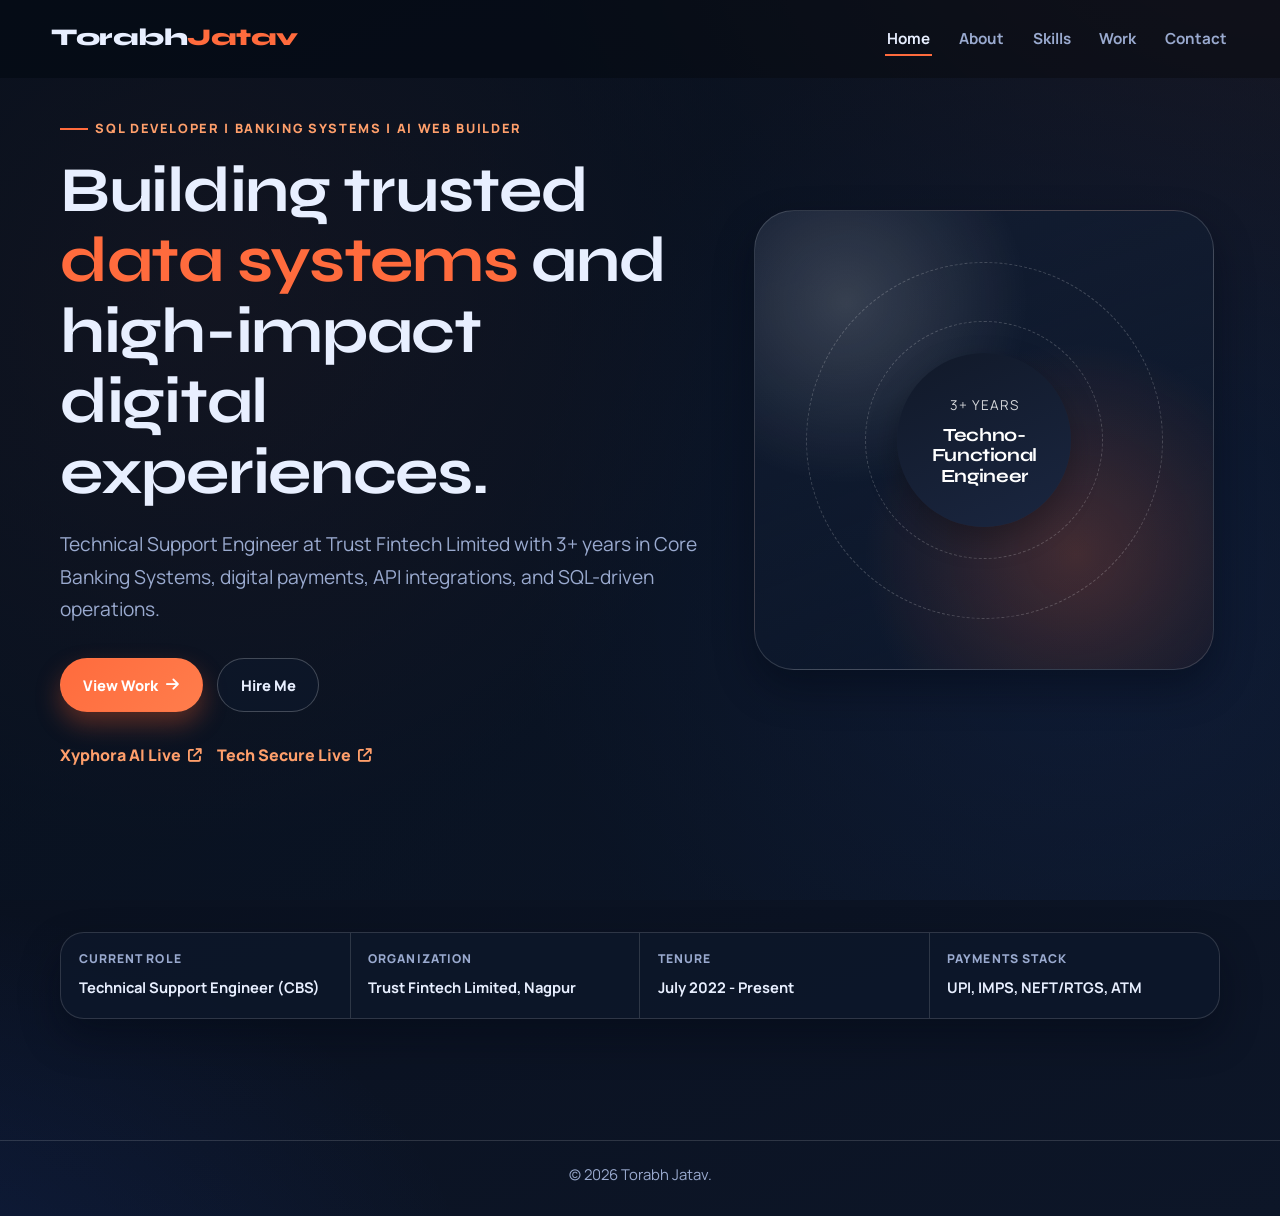
<file: index.html>
<!DOCTYPE html>
<html lang="en">

<head>
    <meta charset="UTF-8">
    <meta name="viewport" content="width=device-width, initial-scale=1.0">
    <meta name="description" content="Torabh Jatav portfolio: SQL engineering, core banking systems, and AI-powered web development.">
    <title>Torabh Jatav | Portfolio</title>
    <link rel="icon" type="image/x-icon" href="favicon.ico?v=2">
    <link rel="icon" type="image/png" sizes="32x32" href="favicon.png?v=2">
    <link rel="icon" type="image/svg+xml" href="favicon.svg?v=2">
    <link rel="shortcut icon" href="favicon.ico?v=2">
    <link rel="preconnect" href="https://fonts.googleapis.com">
    <link rel="preconnect" href="https://fonts.gstatic.com" crossorigin>
    <link href="https://fonts.googleapis.com/css2?family=Manrope:wght@400;500;600;700;800&family=Syne:wght@600;700;800&display=swap" rel="stylesheet">
    <link rel="stylesheet" href="https://cdnjs.cloudflare.com/ajax/libs/font-awesome/6.4.0/css/all.min.css">
    <link rel="stylesheet" href="style.css">
</head>

<body class="page page-home">
    <div class="page-glow glow-1"></div>
    <div class="page-glow glow-2"></div>
        <div class="page-grain"></div>
    <div id="preloader" class="preloader" aria-hidden="true">
        <div class="spinner">
            <div></div>
            <div></div>
            <div></div>
            <div></div>
            <div></div>
            <div></div>
        </div>
        <div class="text">
            <p>On your way...</p>
        </div>
    </div>
    <div id="cursor-dot" class="cursor-dot" aria-hidden="true"></div>
    <div id="cursor-ring" class="cursor-ring" aria-hidden="true"></div>

    <nav class="navbar" id="navbar">
        <div class="nav-container">
            <a href="index.html" class="logo">Torabh<span>Jatav</span></a>
            <button class="hamburger" type="button" aria-label="Toggle menu" aria-expanded="false" aria-controls="nav-links">
                <i class="fas fa-bars" aria-hidden="true"></i>
            </button>
            <ul class="nav-links" id="nav-links">
                <li><a href="index.html">Home</a></li>
                <li><a href="about.html">About</a></li>
                <li><a href="skills.html">Skills</a></li>
                <li><a href="projects.html">Work</a></li>
                <li><a href="contact.html">Contact</a></li>
            </ul>
        </div>
    </nav>

    <main>
        <section class="hero section" id="home">
            <div class="hero-backdrop"></div>
            <div class="container hero-grid">
                <div class="hero-copy">
                    <p class="eyebrow fade-up">SQL Developer | Banking Systems | AI Web Builder</p>
                    <h1 class="fade-up stagger-1">
                        Building trusted <span class="type-text">data systems</span> and high-impact digital experiences.
                    </h1>
                    <p class="lead fade-up stagger-2">
                        Technical Support Engineer at Trust Fintech Limited with 3+ years in Core Banking Systems,
                        digital payments, API integrations, and SQL-driven operations.
                    </p>
                    <div class="hero-actions fade-up stagger-3">
                        <a href="projects.html" class="btn btn-primary">View Work <i class="fas fa-arrow-right"></i></a>
                        <a href="contact.html" class="btn btn-ghost">Hire Me</a>
                    </div>
                    <div class="home-live-links fade-up stagger-3">
                        <a href="https://xyphora-ai.vercel.app/#home" target="_blank" rel="noopener" class="text-link">Xyphora AI Live <i class="fas fa-arrow-up-right-from-square"></i></a>
                        <a href="https://tech-secure.vercel.app/services" target="_blank" rel="noopener" class="text-link">Tech Secure Live <i class="fas fa-arrow-up-right-from-square"></i></a>
                    </div>
                </div>
                <div class="hero-visual fade-in">
                    <div class="orbit-ring ring-1"></div>
                    <div class="orbit-ring ring-2"></div>
                    <div class="hero-core">
                        <p>3+ Years</p>
                        <h2>Techno-Functional Engineer</h2>
                    </div>
                </div>
            </div>
        </section>

        <section class="section highlights">
            <div class="container">
                <div class="highlight-strip reveal">
                    <div class="highlight-item">
                        <span>Current Role</span>
                        <strong>Technical Support Engineer (CBS)</strong>
                    </div>
                    <div class="highlight-item">
                        <span>Organization</span>
                        <strong>Trust Fintech Limited, Nagpur</strong>
                    </div>
                    <div class="highlight-item">
                        <span>Tenure</span>
                        <strong>July 2022 - Present</strong>
                    </div>
                    <div class="highlight-item">
                        <span>Payments Stack</span>
                        <strong>UPI, IMPS, NEFT/RTGS, ATM</strong>
                    </div>
                </div>
            </div>
        </section>
    </main>

    <footer>
        <div class="container">
            <p>&copy; <span id="year"></span> Torabh Jatav. </p>
        </div>
    </footer>

    <script src="script.js"></script>
</body>

</html>
</file>
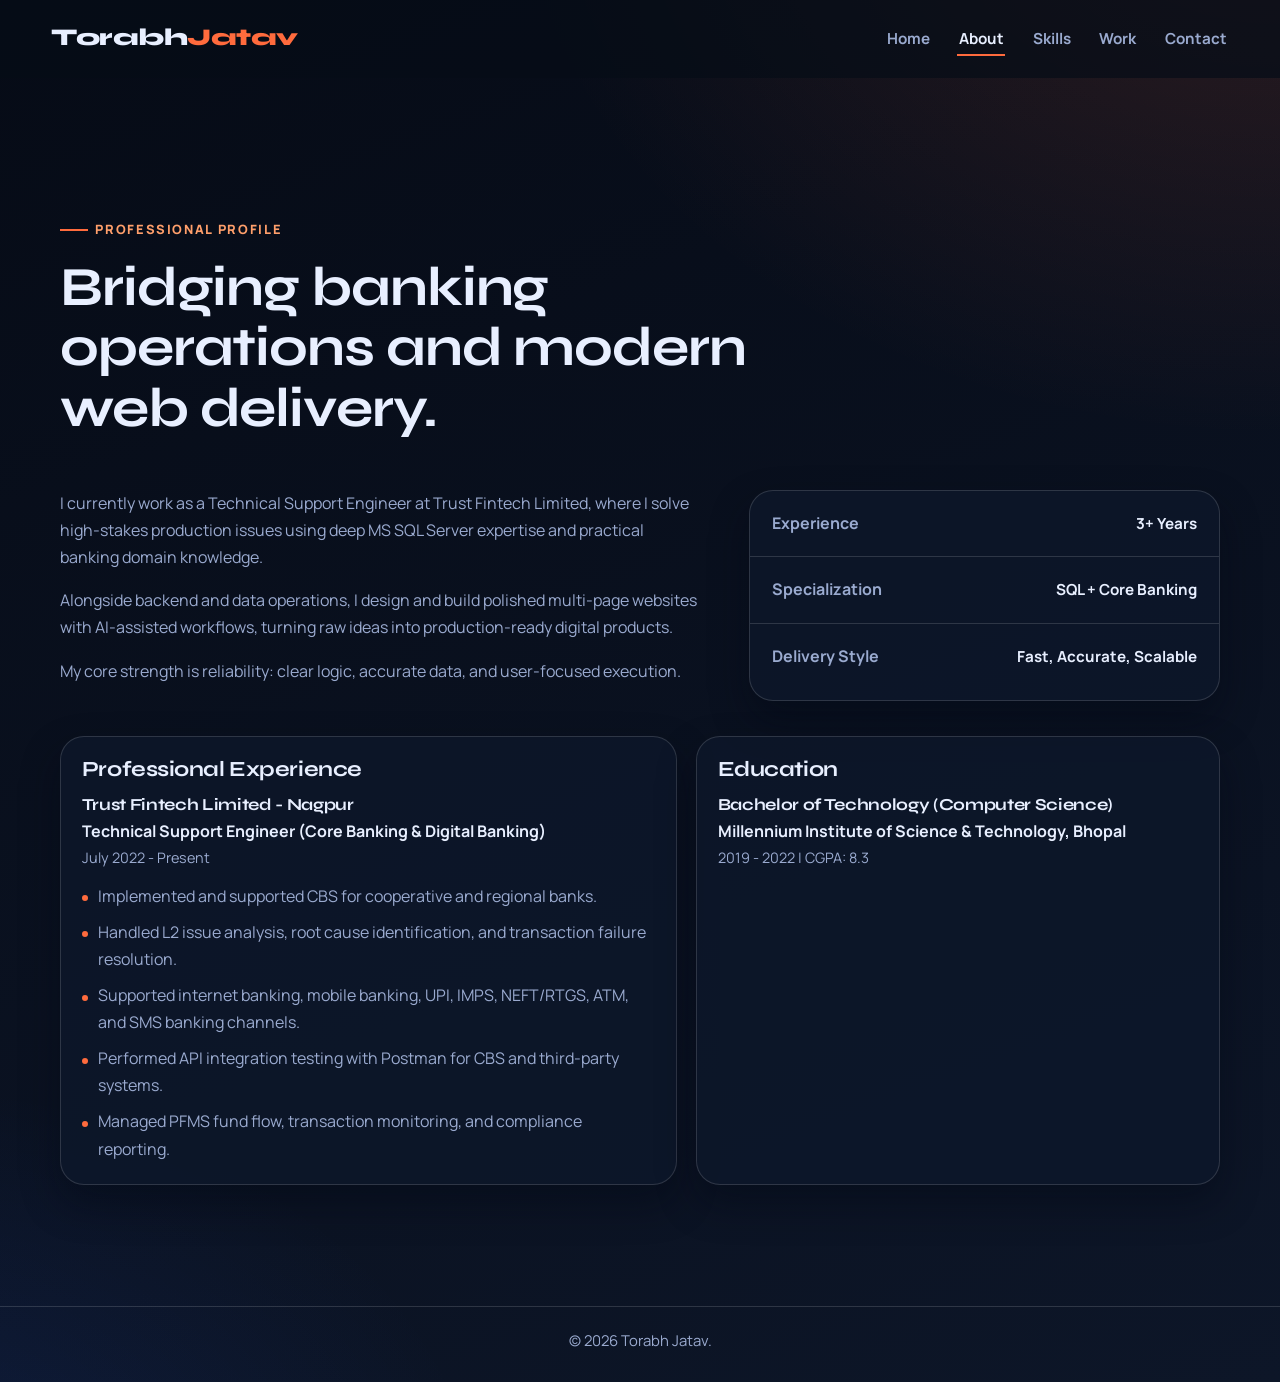
<file: about.html>
<!DOCTYPE html>
<html lang="en">

<head>
    <meta charset="UTF-8">
    <meta name="viewport" content="width=device-width, initial-scale=1.0">
    <meta name="description" content="About Torabh Jatav: SQL engineering, core banking support, and AI-powered web development.">
    <title>About | Torabh Jatav</title>
    <link rel="icon" type="image/x-icon" href="favicon.ico?v=2">
    <link rel="icon" type="image/png" sizes="32x32" href="favicon.png?v=2">
    <link rel="icon" type="image/svg+xml" href="favicon.svg?v=2">
    <link rel="shortcut icon" href="favicon.ico?v=2">
    <link rel="preconnect" href="https://fonts.googleapis.com">
    <link rel="preconnect" href="https://fonts.gstatic.com" crossorigin>
    <link href="https://fonts.googleapis.com/css2?family=Manrope:wght@400;500;600;700;800&family=Syne:wght@600;700;800&display=swap" rel="stylesheet">
    <link rel="stylesheet" href="https://cdnjs.cloudflare.com/ajax/libs/font-awesome/6.4.0/css/all.min.css">
    <link rel="stylesheet" href="style.css">
</head>

<body class="page page-about">
    <div class="page-glow glow-1"></div>
    <div class="page-glow glow-2"></div>
        <div class="page-grain"></div>
    <div id="preloader" class="preloader" aria-hidden="true">
        <div class="spinner">
            <div></div>
            <div></div>
            <div></div>
            <div></div>
            <div></div>
            <div></div>
        </div>
        <div class="text">
            <p>On your way...</p>
        </div>
    </div>
    <div id="cursor-dot" class="cursor-dot" aria-hidden="true"></div>
    <div id="cursor-ring" class="cursor-ring" aria-hidden="true"></div>

    <nav class="navbar" id="navbar">
        <div class="nav-container">
            <a href="index.html" class="logo">Torabh<span>Jatav</span></a>
            <button class="hamburger" type="button" aria-label="Toggle menu" aria-expanded="false" aria-controls="nav-links">
                <i class="fas fa-bars" aria-hidden="true"></i>
            </button>
            <ul class="nav-links" id="nav-links">
                <li><a href="index.html">Home</a></li>
                <li><a href="about.html">About</a></li>
                <li><a href="skills.html">Skills</a></li>
                <li><a href="projects.html">Work</a></li>
                <li><a href="contact.html">Contact</a></li>
            </ul>
        </div>
    </nav>

    <main>
        <section class="section page-section" id="about">
            <div class="container">
                <div class="section-header reveal">
                    <p class="eyebrow">Professional Profile</p>
                    <h1>Bridging banking operations and modern web delivery.</h1>
                </div>

                <div class="split-layout reveal">
                    <div>
                        <p>
                            I currently work as a Technical Support Engineer at Trust Fintech Limited, where I solve
                            high-stakes production issues using deep MS SQL Server expertise and practical banking
                            domain knowledge.
                        </p>
                        <p>
                            Alongside backend and data operations, I design and build polished multi-page websites with
                            AI-assisted workflows, turning raw ideas into production-ready digital products.
                        </p>
                        <p>
                            My core strength is reliability: clear logic, accurate data, and user-focused execution.
                        </p>
                    </div>
                    <div class="vertical-metrics">
                        <div class="metric-row">
                            <span>Experience</span>
                            <strong>3+ Years</strong>
                        </div>
                        <div class="metric-row">
                            <span>Specialization</span>
                            <strong>SQL + Core Banking</strong>
                        </div>
                        <div class="metric-row">
                            <span>Delivery Style</span>
                            <strong>Fast, Accurate, Scalable</strong>
                        </div>
                    </div>
                </div>

                <div class="resume-grid reveal">
                    <article class="resume-block">
                        <h2>Professional Experience</h2>
                        <div class="timeline-item">
                            <h3>Trust Fintech Limited - Nagpur</h3>
                            <p class="timeline-role">Technical Support Engineer (Core Banking & Digital Banking)</p>
                            <p class="timeline-duration">July 2022 - Present</p>
                            <ul>
                                <li>Implemented and supported CBS for cooperative and regional banks.</li>
                                <li>Handled L2 issue analysis, root cause identification, and transaction failure resolution.</li>
                                <li>Supported internet banking, mobile banking, UPI, IMPS, NEFT/RTGS, ATM, and SMS banking channels.</li>
                                <li>Performed API integration testing with Postman for CBS and third-party systems.</li>
                                <li>Managed PFMS fund flow, transaction monitoring, and compliance reporting.</li>
                            </ul>
                        </div>
                    </article>

                    <article class="resume-block">
                        <h2>Education</h2>
                        <div class="timeline-item">
                            <h3>Bachelor of Technology (Computer Science)</h3>
                            <p class="timeline-role">Millennium Institute of Science & Technology, Bhopal</p>
                            <p class="timeline-duration">2019 - 2022 | CGPA: 8.3</p>
                        </div>
                    </article>
                </div>
            </div>
        </section>
    </main>

    <footer>
        <div class="container">
            <p>&copy; <span id="year"></span> Torabh Jatav. </p>
        </div>
    </footer>

    <script src="script.js"></script>
</body>

</html>
</file>
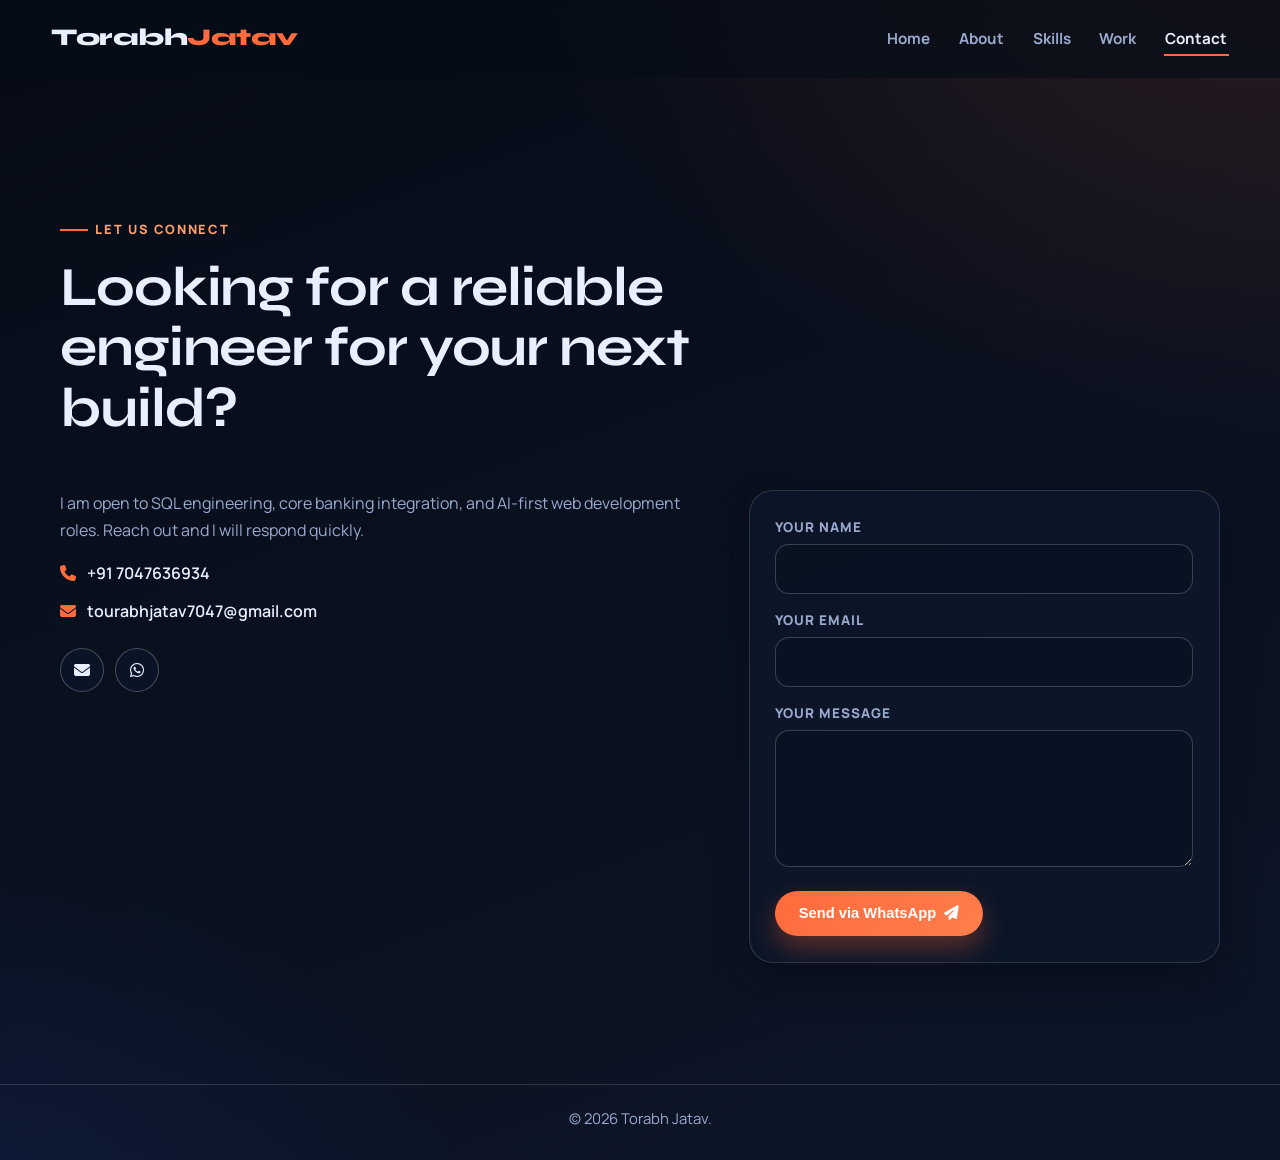
<file: contact.html>
<!DOCTYPE html>
<html lang="en">

<head>
    <meta charset="UTF-8">
    <meta name="viewport" content="width=device-width, initial-scale=1.0">
    <meta name="description" content="Contact Torabh Jatav for SQL engineering, core banking systems support, and AI web development services.">
    <title>Contact | Torabh Jatav</title>
    <link rel="icon" type="image/x-icon" href="favicon.ico?v=2">
    <link rel="icon" type="image/png" sizes="32x32" href="favicon.png?v=2">
    <link rel="icon" type="image/svg+xml" href="favicon.svg?v=2">
    <link rel="shortcut icon" href="favicon.ico?v=2">
    <link rel="preconnect" href="https://fonts.googleapis.com">
    <link rel="preconnect" href="https://fonts.gstatic.com" crossorigin>
    <link href="https://fonts.googleapis.com/css2?family=Manrope:wght@400;500;600;700;800&family=Syne:wght@600;700;800&display=swap" rel="stylesheet">
    <link rel="stylesheet" href="https://cdnjs.cloudflare.com/ajax/libs/font-awesome/6.4.0/css/all.min.css">
    <link rel="stylesheet" href="style.css">
</head>

<body class="page page-contact">
    <div class="page-glow glow-1"></div>
    <div class="page-glow glow-2"></div>
        <div class="page-grain"></div>
    <div id="preloader" class="preloader" aria-hidden="true">
        <div class="spinner">
            <div></div>
            <div></div>
            <div></div>
            <div></div>
            <div></div>
            <div></div>
        </div>
        <div class="text">
            <p>On your way...</p>
        </div>
    </div>
    <div id="cursor-dot" class="cursor-dot" aria-hidden="true"></div>
    <div id="cursor-ring" class="cursor-ring" aria-hidden="true"></div>

    <nav class="navbar" id="navbar">
        <div class="nav-container">
            <a href="index.html" class="logo">Torabh<span>Jatav</span></a>
            <button class="hamburger" type="button" aria-label="Toggle menu" aria-expanded="false" aria-controls="nav-links">
                <i class="fas fa-bars" aria-hidden="true"></i>
            </button>
            <ul class="nav-links" id="nav-links">
                <li><a href="index.html">Home</a></li>
                <li><a href="about.html">About</a></li>
                <li><a href="skills.html">Skills</a></li>
                <li><a href="projects.html">Work</a></li>
                <li><a href="contact.html">Contact</a></li>
            </ul>
        </div>
    </nav>

    <main>
        <section class="section page-section" id="contact">
            <div class="container">
                <div class="section-header reveal">
                    <p class="eyebrow">Let us connect</p>
                    <h1>Looking for a reliable engineer for your next build?</h1>
                </div>

                <div class="contact-layout reveal">
                    <div>
                        <p>
                            I am open to SQL engineering, core banking integration, and AI-first web development roles.
                            Reach out and I will respond quickly.
                        </p>
                        <ul class="contact-points">
                            <li><i class="fas fa-phone"></i> +91 7047636934</li>
                            <li><i class="fas fa-envelope"></i> tourabhjatav7047@gmail.com</li>
                        </ul>
                        <div class="social-links">
                            <a href="mailto:tourabhjatav7047@gmail.com" aria-label="Email"><i class="fas fa-envelope"></i></a>
                            <a href="https://wa.me/917047636934" target="_blank" rel="noopener" aria-label="WhatsApp"><i class="fab fa-whatsapp"></i></a>
                        </div>
                    </div>

                    <form id="contactForm" class="contact-form">
                        <div class="form-group">
                            <label for="name">Your Name</label>
                            <input type="text" id="name" name="name" required>
                        </div>
                        <div class="form-group">
                            <label for="email">Your Email</label>
                            <input type="email" id="email" name="email" required>
                        </div>
                        <div class="form-group">
                            <label for="message">Your Message</label>
                            <textarea id="message" name="message" rows="5" required></textarea>
                        </div>
                        <button type="submit" class="btn btn-primary">Send via WhatsApp <i class="fas fa-paper-plane"></i></button>
                    </form>
                </div>
            </div>
        </section>
    </main>

    <footer>
        <div class="container">
            <p>&copy; <span id="year"></span> Torabh Jatav. </p>
        </div>
    </footer>

    <script src="script.js"></script>
</body>

</html>
</file>
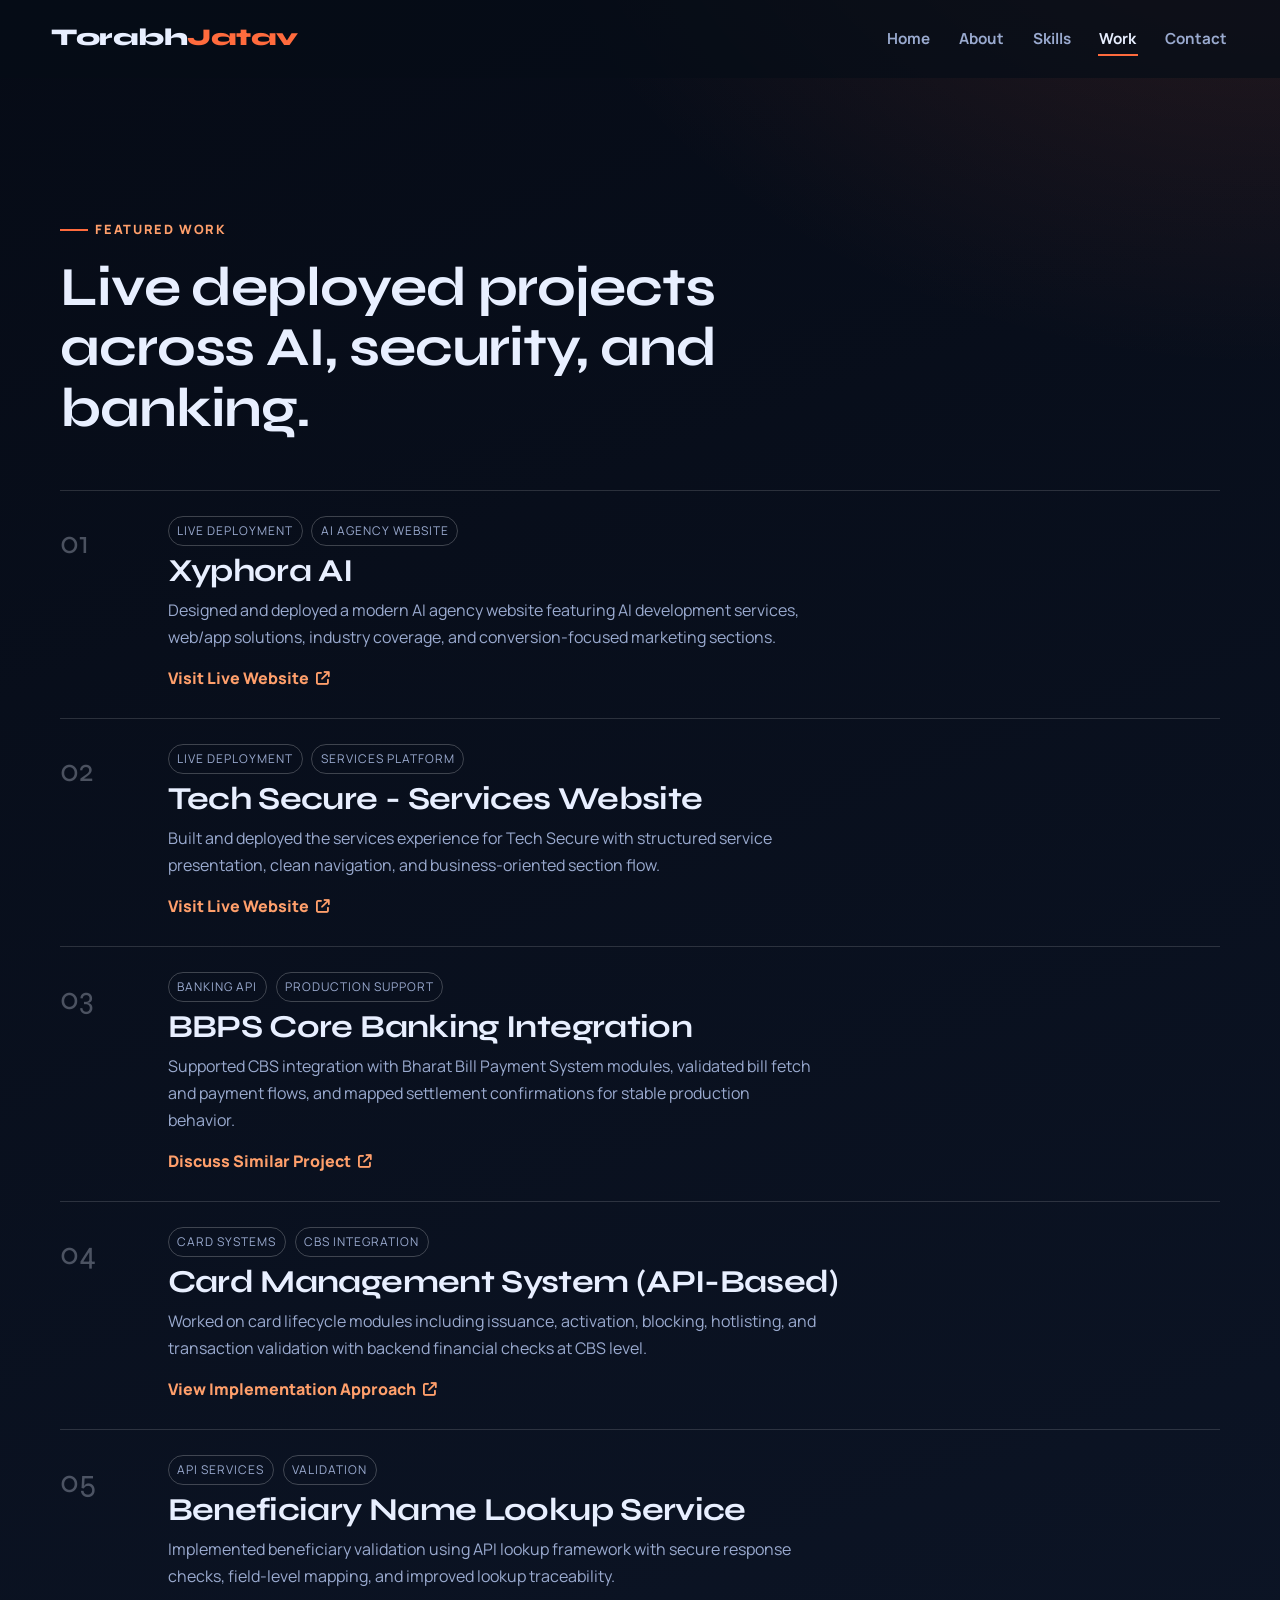
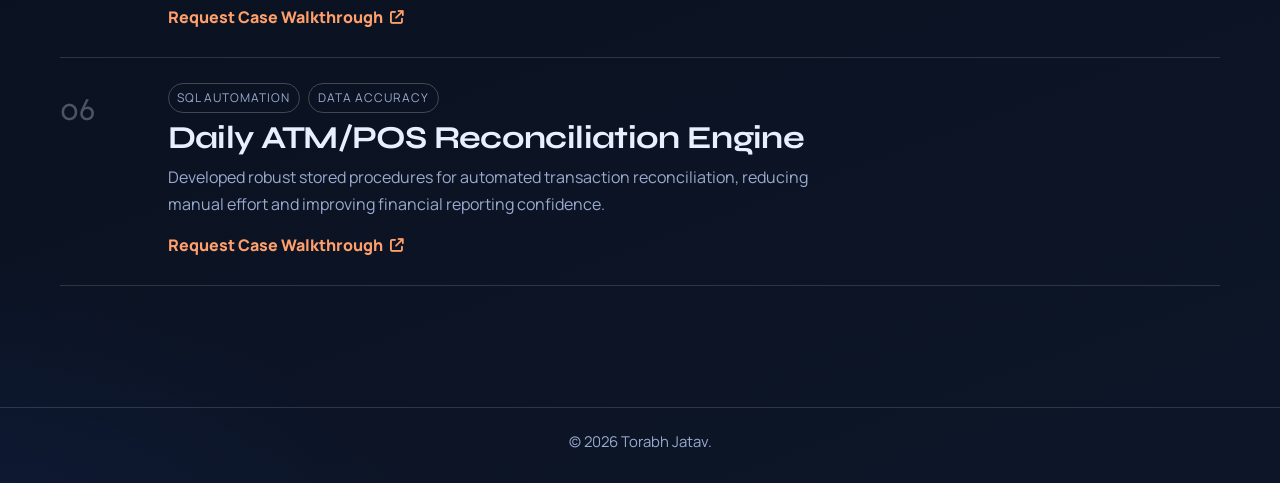
<file: projects.html>
<!DOCTYPE html>
<html lang="en">

<head>
    <meta charset="UTF-8">
    <meta name="viewport" content="width=device-width, initial-scale=1.0">
    <meta name="description" content="Selected work by Torabh Jatav: SQL automation, banking integrations, and modern web projects.">
    <title>Work | Torabh Jatav</title>
    <link rel="icon" type="image/x-icon" href="favicon.ico?v=2">
    <link rel="icon" type="image/png" sizes="32x32" href="favicon.png?v=2">
    <link rel="icon" type="image/svg+xml" href="favicon.svg?v=2">
    <link rel="shortcut icon" href="favicon.ico?v=2">
    <link rel="preconnect" href="https://fonts.googleapis.com">
    <link rel="preconnect" href="https://fonts.gstatic.com" crossorigin>
    <link href="https://fonts.googleapis.com/css2?family=Manrope:wght@400;500;600;700;800&family=Syne:wght@600;700;800&display=swap" rel="stylesheet">
    <link rel="stylesheet" href="https://cdnjs.cloudflare.com/ajax/libs/font-awesome/6.4.0/css/all.min.css">
    <link rel="stylesheet" href="style.css">
</head>

<body class="page page-projects">
    <div class="page-glow glow-1"></div>
    <div class="page-glow glow-2"></div>
        <div class="page-grain"></div>
    <div id="preloader" class="preloader" aria-hidden="true">
        <div class="spinner">
            <div></div>
            <div></div>
            <div></div>
            <div></div>
            <div></div>
            <div></div>
        </div>
        <div class="text">
            <p>On your way...</p>
        </div>
    </div>
    <div id="cursor-dot" class="cursor-dot" aria-hidden="true"></div>
    <div id="cursor-ring" class="cursor-ring" aria-hidden="true"></div>

    <nav class="navbar" id="navbar">
        <div class="nav-container">
            <a href="index.html" class="logo">Torabh<span>Jatav</span></a>
            <button class="hamburger" type="button" aria-label="Toggle menu" aria-expanded="false" aria-controls="nav-links">
                <i class="fas fa-bars" aria-hidden="true"></i>
            </button>
            <ul class="nav-links" id="nav-links">
                <li><a href="index.html">Home</a></li>
                <li><a href="about.html">About</a></li>
                <li><a href="skills.html">Skills</a></li>
                <li><a href="projects.html">Work</a></li>
                <li><a href="contact.html">Contact</a></li>
            </ul>
        </div>
    </nav>

    <main>
        <section class="section page-section" id="projects">
            <div class="container">
                <div class="section-header reveal">
                    <p class="eyebrow">Featured Work</p>
                    <h1>Live deployed projects across AI, security, and banking.</h1>
                </div>

                <div class="project-list reveal">
                    <article class="project-item">
                        <div class="project-index">01</div>
                        <div class="project-body">
                            <div class="project-meta">
                                <span>Live Deployment</span>
                                <span>AI Agency Website</span>
                            </div>
                            <h2>Xyphora AI</h2>
                            <p>
                                Designed and deployed a modern AI agency website featuring AI development services,
                                web/app solutions, industry coverage, and conversion-focused marketing sections.
                            </p>
                            <a href="https://xyphora-ai.vercel.app/#home" target="_blank" rel="noopener" class="text-link">Visit Live Website <i class="fas fa-arrow-up-right-from-square"></i></a>
                        </div>
                    </article>

                    <article class="project-item">
                        <div class="project-index">02</div>
                        <div class="project-body">
                            <div class="project-meta">
                                <span>Live Deployment</span>
                                <span>Services Platform</span>
                            </div>
                            <h2>Tech Secure - Services Website</h2>
                            <p>
                                Built and deployed the services experience for Tech Secure with structured service
                                presentation, clean navigation, and business-oriented section flow.
                            </p>
                            <a href="https://tech-secure.vercel.app/services" target="_blank" rel="noopener" class="text-link">Visit Live Website <i class="fas fa-arrow-up-right-from-square"></i></a>
                        </div>
                    </article>

                    <article class="project-item">
                        <div class="project-index">03</div>
                        <div class="project-body">
                            <div class="project-meta">
                                <span>Banking API</span>
                                <span>Production Support</span>
                            </div>
                            <h2>BBPS Core Banking Integration</h2>
                            <p>
                                Supported CBS integration with Bharat Bill Payment System modules, validated bill fetch and
                                payment flows, and mapped settlement confirmations for stable production behavior.
                            </p>
                            <a href="contact.html" class="text-link">Discuss Similar Project <i class="fas fa-arrow-up-right-from-square"></i></a>
                        </div>
                    </article>

                    <article class="project-item">
                        <div class="project-index">04</div>
                        <div class="project-body">
                            <div class="project-meta">
                                <span>Card Systems</span>
                                <span>CBS Integration</span>
                            </div>
                            <h2>Card Management System (API-Based)</h2>
                            <p>
                                Worked on card lifecycle modules including issuance, activation, blocking, hotlisting,
                                and transaction validation with backend financial checks at CBS level.
                            </p>
                            <a href="contact.html" class="text-link">View Implementation Approach <i class="fas fa-arrow-up-right-from-square"></i></a>
                        </div>
                    </article>

                    <article class="project-item">
                        <div class="project-index">05</div>
                        <div class="project-body">
                            <div class="project-meta">
                                <span>API Services</span>
                                <span>Validation</span>
                            </div>
                            <h2>Beneficiary Name Lookup Service</h2>
                            <p>
                                Implemented beneficiary validation using API lookup framework with secure response checks,
                                field-level mapping, and improved lookup traceability.
                            </p>
                            <a href="contact.html" class="text-link">Request Case Walkthrough <i class="fas fa-arrow-up-right-from-square"></i></a>
                        </div>
                    </article>

                    <article class="project-item">
                        <div class="project-index">06</div>
                        <div class="project-body">
                            <div class="project-meta">
                                <span>SQL Automation</span>
                                <span>Data Accuracy</span>
                            </div>
                            <h2>Daily ATM/POS Reconciliation Engine</h2>
                            <p>
                                Developed robust stored procedures for automated transaction reconciliation,
                                reducing manual effort and improving financial reporting confidence.
                            </p>
                            <a href="contact.html" class="text-link">Request Case Walkthrough <i class="fas fa-arrow-up-right-from-square"></i></a>
                        </div>
                    </article>
                </div>
            </div>
        </section>
    </main>

    <footer>
        <div class="container">
            <p>&copy; <span id="year"></span> Torabh Jatav. </p>
        </div>
    </footer>

    <script src="script.js"></script>
</body>

</html>
</file>
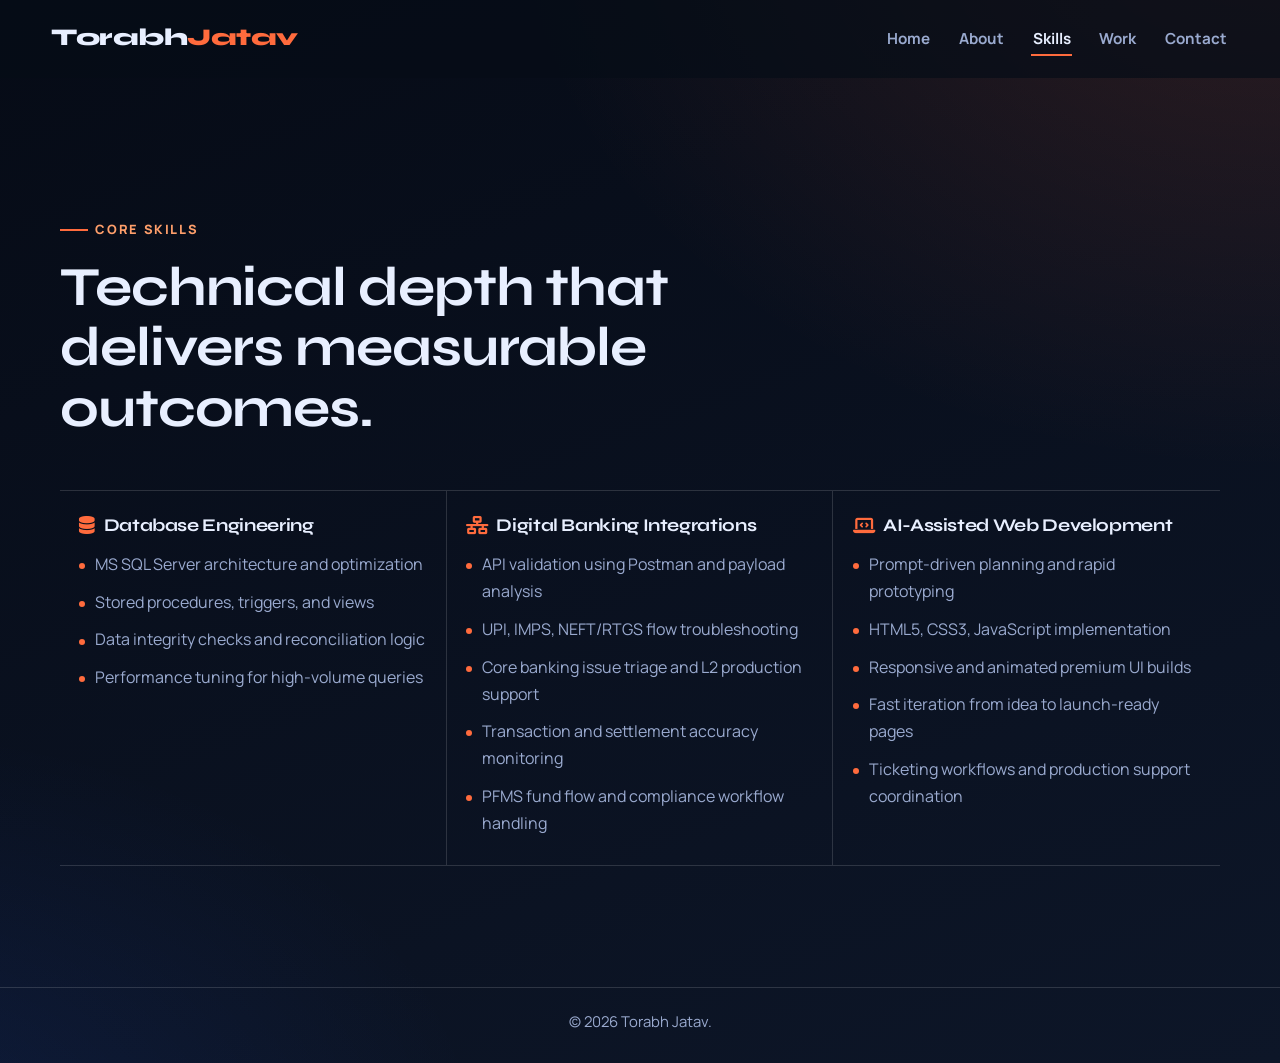
<file: skills.html>
<!DOCTYPE html>
<html lang="en">

<head>
    <meta charset="UTF-8">
    <meta name="viewport" content="width=device-width, initial-scale=1.0">
    <meta name="description" content="Skills of Torabh Jatav across SQL, digital banking integration, and AI web development.">
    <title>Skills | Torabh Jatav</title>
    <link rel="icon" type="image/x-icon" href="favicon.ico?v=2">
    <link rel="icon" type="image/png" sizes="32x32" href="favicon.png?v=2">
    <link rel="icon" type="image/svg+xml" href="favicon.svg?v=2">
    <link rel="shortcut icon" href="favicon.ico?v=2">
    <link rel="preconnect" href="https://fonts.googleapis.com">
    <link rel="preconnect" href="https://fonts.gstatic.com" crossorigin>
    <link href="https://fonts.googleapis.com/css2?family=Manrope:wght@400;500;600;700;800&family=Syne:wght@600;700;800&display=swap" rel="stylesheet">
    <link rel="stylesheet" href="https://cdnjs.cloudflare.com/ajax/libs/font-awesome/6.4.0/css/all.min.css">
    <link rel="stylesheet" href="style.css">
</head>

<body class="page page-skills">
    <div class="page-glow glow-1"></div>
    <div class="page-glow glow-2"></div>
        <div class="page-grain"></div>
    <div id="preloader" class="preloader" aria-hidden="true">
        <div class="spinner">
            <div></div>
            <div></div>
            <div></div>
            <div></div>
            <div></div>
            <div></div>
        </div>
        <div class="text">
            <p>On your way...</p>
        </div>
    </div>
    <div id="cursor-dot" class="cursor-dot" aria-hidden="true"></div>
    <div id="cursor-ring" class="cursor-ring" aria-hidden="true"></div>

    <nav class="navbar" id="navbar">
        <div class="nav-container">
            <a href="index.html" class="logo">Torabh<span>Jatav</span></a>
            <button class="hamburger" type="button" aria-label="Toggle menu" aria-expanded="false" aria-controls="nav-links">
                <i class="fas fa-bars" aria-hidden="true"></i>
            </button>
            <ul class="nav-links" id="nav-links">
                <li><a href="index.html">Home</a></li>
                <li><a href="about.html">About</a></li>
                <li><a href="skills.html">Skills</a></li>
                <li><a href="projects.html">Work</a></li>
                <li><a href="contact.html">Contact</a></li>
            </ul>
        </div>
    </nav>

    <main>
        <section class="section page-section" id="skills">
            <div class="container">
                <div class="section-header reveal">
                    <p class="eyebrow">Core Skills</p>
                    <h1>Technical depth that delivers measurable outcomes.</h1>
                </div>

                <div class="skills-columns reveal">
                    <article class="skill-cluster">
                        <h2><i class="fas fa-database"></i> Database Engineering</h2>
                        <ul>
                            <li>MS SQL Server architecture and optimization</li>
                            <li>Stored procedures, triggers, and views</li>
                            <li>Data integrity checks and reconciliation logic</li>
                            <li>Performance tuning for high-volume queries</li>
                        </ul>
                    </article>

                    <article class="skill-cluster">
                        <h2><i class="fas fa-network-wired"></i> Digital Banking Integrations</h2>
                        <ul>
                            <li>API validation using Postman and payload analysis</li>
                            <li>UPI, IMPS, NEFT/RTGS flow troubleshooting</li>
                            <li>Core banking issue triage and L2 production support</li>
                            <li>Transaction and settlement accuracy monitoring</li>
                            <li>PFMS fund flow and compliance workflow handling</li>
                        </ul>
                    </article>

                    <article class="skill-cluster">
                        <h2><i class="fas fa-laptop-code"></i> AI-Assisted Web Development</h2>
                        <ul>
                            <li>Prompt-driven planning and rapid prototyping</li>
                            <li>HTML5, CSS3, JavaScript implementation</li>
                            <li>Responsive and animated premium UI builds</li>
                            <li>Fast iteration from idea to launch-ready pages</li>
                            <li>Ticketing workflows and production support coordination</li>
                        </ul>
                    </article>
                </div>
            </div>
        </section>
    </main>

    <footer>
        <div class="container">
            <p>&copy; <span id="year"></span> Torabh Jatav. </p>
        </div>
    </footer>

    <script src="script.js"></script>
</body>

</html>
</file>
<file: style.css>
:root {
    --bg-main: #060b16;
    --bg-soft: #0d1628;
    --surface: rgba(14, 24, 43, 0.78);
    --text-main: #e8efff;
    --text-muted: #9aaacf;
    --accent: #ff6b3d;
    --accent-deep: #ff9f6b;
    --line: rgba(255, 255, 255, 0.14);
    --shadow: 0 18px 38px rgba(2, 7, 19, 0.42);
    --nav-height: 78px;
    --radius: 24px;
    --transition: all 0.35s cubic-bezier(0.2, 0.8, 0.2, 1);
}

* {
    margin: 0;
    padding: 0;
    box-sizing: border-box;
}

html {
    scroll-behavior: smooth;
}

body {
    font-family: 'Manrope', sans-serif;
    color: var(--text-main);
    background:
        radial-gradient(80rem 60rem at 100% -10%, rgba(255, 107, 61, 0.16), transparent 60%),
        radial-gradient(70rem 50rem at -10% 110%, rgba(41, 98, 255, 0.12), transparent 55%),
        linear-gradient(160deg, var(--bg-main), var(--bg-soft));
    line-height: 1.7;
    min-height: 100vh;
    position: relative;
    overflow-x: hidden;
}

.page-glow {
    position: fixed;
    width: 44rem;
    aspect-ratio: 1;
    border-radius: 50%;
    filter: blur(58px);
    z-index: -3;
    opacity: 0.3;
    animation: drift 22s ease-in-out infinite alternate;
}

.glow-1 {
    background: rgba(255, 107, 61, 0.55);
    top: -18rem;
    right: -16rem;
}

.glow-2 {
    background: rgba(73, 120, 255, 0.36);
    bottom: -20rem;
    left: -16rem;
    animation-delay: -6s;
}

.page-grain {
    position: fixed;
    inset: 0;
    z-index: -2;
    pointer-events: none;
    background-image: radial-gradient(rgba(255, 255, 255, 0.08) 0.4px, transparent 0.4px);
    background-size: 3px 3px;
    opacity: 0.12;
}

.preloader {
    display: flex;
    flex-direction: column;
    align-items: center;
    justify-content: center;
    height: 100vh;
    position: fixed;
    inset: 0;
    z-index: 120;
    background:
        radial-gradient(circle at 30% 20%, rgba(255, 107, 61, 0.2), transparent 45%),
        radial-gradient(circle at 70% 80%, rgba(73, 120, 255, 0.2), transparent 45%),
        linear-gradient(155deg, #050a14, #0c1730);
    opacity: 1;
    visibility: visible;
    transition: opacity 0.55s ease, visibility 0.55s ease;
}

.spinner {
    width: 100px;
    height: 100px;
    position: relative;
    animation: spinner 1.6s infinite ease;
    transform-style: preserve-3d;
}

.spinner > div {
    background-color: rgba(229, 197, 159, 0.1);
    height: 100%;
    position: absolute;
    width: 100%;
    border: 4px solid rgb(229, 197, 159);
    border-radius: 50%;
}

.spinner div:nth-of-type(1) {
    transform: translateZ(-35px) rotateY(180deg);
}

.spinner div:nth-of-type(2) {
    transform: rotateY(-270deg) translateX(50%);
    transform-origin: top right;
}

.spinner div:nth-of-type(3) {
    transform: rotateY(270deg) translateX(-50%);
    transform-origin: center left;
}

.spinner div:nth-of-type(4) {
    transform: rotateX(90deg) translateY(-50%);
    transform-origin: top center;
}

.spinner div:nth-of-type(5) {
    transform: rotateX(-90deg) translateY(50%);
    transform-origin: bottom center;
}

.spinner div:nth-of-type(6) {
    transform: translateZ(35px);
}

.text {
    font-family: "Trebuchet MS", "Lucida Sans Unicode", "Lucida Grande",
        "Lucida Sans", Arial, sans-serif;
    font-size: 24px;
    background: linear-gradient(to right, #925555, #e0a47c, #d33fd3, #eed600);
    -webkit-text-fill-color: transparent;
    -webkit-background-clip: text;
    padding-top: 20px;
    text-align: center;
}

.text p {
    animation: loaderPulse 1.8s ease-in-out infinite;
}

.preloader.preloader-hidden {
    opacity: 0;
    visibility: hidden;
}

.cursor-dot,
.cursor-ring {
    position: fixed;
    left: 0;
    top: 0;
    pointer-events: none;
    transform: translate3d(-100px, -100px, 0) translate(-50%, -50%);
    z-index: 110;
    opacity: 0;
    transition: opacity 0.22s ease;
}

.cursor-dot {
    width: 8px;
    height: 8px;
    border-radius: 50%;
    background: var(--accent);
}

.cursor-ring {
    width: 36px;
    height: 36px;
    border-radius: 50%;
    border: 1px solid rgba(255, 255, 255, 0.55);
    background: rgba(255, 107, 61, 0.08);
}

body.cursor-ready .cursor-dot,
body.cursor-ready .cursor-ring {
    opacity: 1;
}

body.cursor-hover .cursor-ring {
    border-color: rgba(255, 255, 255, 0.85);
    background: rgba(255, 107, 61, 0.18);
}

main {
    min-height: calc(100vh - var(--nav-height));
}

h1,
h2,
h3,
h4 {
    font-family: 'Syne', sans-serif;
    line-height: 1.1;
    letter-spacing: -0.02em;
}

a {
    text-decoration: none;
    color: inherit;
}

ul {
    list-style: none;
}

.container {
    width: min(1160px, 92vw);
    margin: 0 auto;
}

.section {
    padding: clamp(7rem, 9vw, 9.5rem) 0 clamp(4rem, 7vw, 6rem);
}

.page-section {
    padding-top: calc(var(--nav-height) + 3.5rem);
}

.section-header {
    margin-bottom: clamp(2rem, 4vw, 3.2rem);
    max-width: 800px;
}

.section-header h1 {
    font-size: clamp(2rem, 4.3vw, 3.7rem);
}

.eyebrow {
    display: inline-flex;
    align-items: center;
    gap: 0.45rem;
    margin-bottom: 1rem;
    text-transform: uppercase;
    letter-spacing: 0.13em;
    font-size: 0.8rem;
    color: var(--accent-deep);
    font-weight: 800;
}

.eyebrow::before {
    content: '';
    width: 28px;
    height: 2px;
    background: var(--accent);
}

.navbar {
    position: sticky;
    top: 0;
    z-index: 40;
    height: var(--nav-height);
    background: rgba(7, 13, 24, 0.7);
    transition: var(--transition);
    border-bottom: 1px solid transparent;
}

.navbar.scrolled {
    background: rgba(7, 13, 24, 0.92);
    border-color: rgba(255, 255, 255, 0.1);
}

.nav-container {
    width: min(1200px, 92vw);
    height: 100%;
    margin: 0 auto;
    display: flex;
    align-items: center;
    justify-content: space-between;
    gap: 1rem;
}

.logo {
    font-family: 'Syne', sans-serif;
    font-weight: 800;
    font-size: 1.5rem;
    letter-spacing: -0.02em;
}

.logo span {
    color: var(--accent);
}

.nav-links {
    display: flex;
    align-items: center;
    gap: clamp(1rem, 2vw, 2rem);
}

.nav-links a {
    font-size: 0.95rem;
    font-weight: 700;
    color: var(--text-muted);
    position: relative;
    padding: 0.3rem 0.1rem;
}

.nav-links a::after {
    content: '';
    position: absolute;
    left: 0;
    bottom: -0.15rem;
    width: 100%;
    height: 2px;
    background: var(--accent);
    transform: scaleX(0);
    transform-origin: right;
    transition: transform 0.3s ease;
}

.nav-links a:hover,
.nav-links a.active {
    color: var(--text-main);
}

.nav-links a:hover::after,
.nav-links a.active::after {
    transform: scaleX(1);
    transform-origin: left;
}

.hamburger {
    display: none;
    width: 44px;
    height: 44px;
    border-radius: 50%;
    border: 1px solid rgba(255, 255, 255, 0.22);
    background: rgba(17, 31, 56, 0.84);
    color: var(--text-main);
    font-size: 1.05rem;
    cursor: pointer;
}

.hero {
    padding-top: 0;
    min-height: calc(100svh - var(--nav-height));
    display: grid;
    align-items: center;
    position: relative;
}

.hero-backdrop {
    position: absolute;
    inset: 0;
    z-index: -1;
    background:
        linear-gradient(130deg, rgba(8, 17, 31, 0.82), rgba(12, 24, 44, 0.5)),
        radial-gradient(circle at 15% 25%, rgba(255, 107, 61, 0.16), transparent 45%),
        radial-gradient(circle at 85% 60%, rgba(73, 120, 255, 0.16), transparent 48%);
}

.hero-grid {
    display: grid;
    grid-template-columns: 1.15fr 0.85fr;
    gap: clamp(2rem, 4vw, 4rem);
    align-items: center;
    padding-top: 1.5rem;
    padding-bottom: 2rem;
}

.hero-copy h1 {
    font-size: clamp(2.35rem, 5vw, 5rem);
    max-width: 15ch;
    margin-bottom: 1.25rem;
}

.hero-copy .type-text {
    color: var(--accent);
}

.lead {
    max-width: 56ch;
    color: var(--text-muted);
    margin-bottom: 2rem;
    font-size: clamp(1rem, 1.9vw, 1.2rem);
}

.hero-actions {
    display: flex;
    gap: 0.9rem;
    flex-wrap: wrap;
}

.home-live-links {
    display: flex;
    flex-wrap: wrap;
    gap: 1rem;
    margin-top: 1rem;
}

.btn {
    display: inline-flex;
    align-items: center;
    justify-content: center;
    gap: 0.5rem;
    padding: 0.86rem 1.4rem;
    border-radius: 999px;
    font-weight: 800;
    font-size: 0.92rem;
    transition: var(--transition);
    border: 1px solid transparent;
}

.btn-primary {
    background: linear-gradient(135deg, var(--accent), #ff7d4c);
    color: #fff;
    box-shadow: 0 12px 24px rgba(241, 90, 41, 0.34);
}

.btn-primary:hover {
    transform: translateY(-3px) scale(1.01);
    box-shadow: 0 16px 28px rgba(241, 90, 41, 0.42);
}

.btn-ghost {
    background: rgba(14, 24, 43, 0.68);
    border-color: rgba(255, 255, 255, 0.22);
}

.btn-ghost:hover {
    background: rgba(24, 37, 62, 0.95);
    transform: translateY(-3px);
}

.hero-visual {
    width: min(460px, 88vw);
    aspect-ratio: 1;
    margin-inline: auto;
    border-radius: 40px;
    position: relative;
    overflow: hidden;
    border: 1px solid rgba(255, 255, 255, 0.15);
    background:
        radial-gradient(circle at 20% 20%, rgba(255, 255, 255, 0.16), transparent 35%),
        radial-gradient(circle at 70% 75%, rgba(255, 107, 61, 0.22), transparent 45%),
        linear-gradient(160deg, rgba(19, 30, 51, 0.82), rgba(12, 23, 42, 0.52));
    box-shadow: var(--shadow);
}

.orbit-ring {
    position: absolute;
    border-radius: 50%;
    border: 1px dashed rgba(255, 255, 255, 0.2);
    animation: spin 26s linear infinite;
}

.ring-1 {
    inset: 11%;
}

.ring-2 {
    inset: 24%;
    animation-direction: reverse;
    animation-duration: 20s;
}

.hero-core {
    position: absolute;
    inset: 31%;
    border-radius: 50%;
    background: linear-gradient(155deg, #111929, #1a2640);
    color: #fff;
    display: flex;
    flex-direction: column;
    align-items: center;
    justify-content: center;
    text-align: center;
    padding: 1.5rem;
    box-shadow: 0 12px 30px rgba(0, 0, 0, 0.28);
    animation: floaty 6s ease-in-out infinite;
}

.hero-core p {
    font-size: 0.85rem;
    letter-spacing: 0.08em;
    text-transform: uppercase;
    color: rgba(255, 255, 255, 0.82);
}

.hero-core h2 {
    font-size: clamp(0.95rem, 1.45vw, 1.3rem);
    margin-top: 0.45rem;
}

.highlights {
    padding-top: 2rem;
}

.highlight-strip {
    display: grid;
    grid-template-columns: repeat(4, minmax(0, 1fr));
    border: 1px solid var(--line);
    border-radius: var(--radius);
    overflow: hidden;
    background: var(--surface);
    box-shadow: var(--shadow);
}

.highlight-item {
    padding: 1rem 1.1rem;
    border-right: 1px solid var(--line);
}

.highlight-item:last-child {
    border-right: 0;
}

.highlight-item span {
    display: block;
    color: var(--text-muted);
    font-size: 0.76rem;
    text-transform: uppercase;
    letter-spacing: 0.09em;
    margin-bottom: 0.3rem;
    font-weight: 800;
}

.highlight-item strong {
    font-size: 0.92rem;
}

.split-layout,
.contact-layout {
    display: grid;
    grid-template-columns: 1.15fr 0.85fr;
    gap: clamp(1.4rem, 4vw, 3.6rem);
}

.split-layout p {
    margin-bottom: 1rem;
    color: var(--text-muted);
}

.vertical-metrics {
    border: 1px solid var(--line);
    border-radius: var(--radius);
    background: var(--surface);
    box-shadow: var(--shadow);
    overflow: hidden;
}

.metric-row {
    display: flex;
    align-items: center;
    justify-content: space-between;
    gap: 1rem;
    padding: 1.2rem 1.4rem;
    border-bottom: 1px solid var(--line);
}

.metric-row:last-child {
    border-bottom: 0;
}

.metric-row span {
    color: var(--text-muted);
    font-weight: 700;
}

.metric-row strong {
    font-size: 0.95rem;
}

.resume-grid {
    margin-top: 2.2rem;
    display: grid;
    grid-template-columns: 1fr 0.85fr;
    gap: 1.2rem;
}

.resume-block {
    border: 1px solid var(--line);
    border-radius: var(--radius);
    background: var(--surface);
    box-shadow: var(--shadow);
    padding: 1.3rem;
}

.resume-block h2 {
    font-size: 1.35rem;
    margin-bottom: 0.9rem;
}

.timeline-item h3 {
    font-size: 1.05rem;
    margin-bottom: 0.25rem;
}

.timeline-role {
    color: var(--text-main);
    font-weight: 700;
}

.timeline-duration {
    color: var(--text-muted);
    font-size: 0.9rem;
    margin-bottom: 0.8rem;
}

.timeline-item ul {
    margin-top: 0.45rem;
    display: flex;
    flex-direction: column;
    gap: 0.55rem;
}

.timeline-item li {
    color: var(--text-muted);
    padding-left: 1rem;
    position: relative;
}

.timeline-item li::before {
    content: '';
    position: absolute;
    left: 0;
    top: 0.78rem;
    width: 6px;
    height: 6px;
    border-radius: 50%;
    background: var(--accent);
}

.skills-columns {
    display: grid;
    grid-template-columns: repeat(3, minmax(0, 1fr));
    border-top: 1px solid var(--line);
    border-bottom: 1px solid var(--line);
}

.skill-cluster {
    padding: 1.6rem 1.2rem 1.7rem;
    border-right: 1px solid var(--line);
}

.skill-cluster:last-child {
    border-right: 0;
}

.skill-cluster h2 {
    font-size: 1.12rem;
    margin-bottom: 0.95rem;
    display: flex;
    align-items: center;
    gap: 0.55rem;
}

.skill-cluster h2 i {
    color: var(--accent);
}

.skill-cluster ul {
    display: flex;
    flex-direction: column;
    gap: 0.65rem;
}

.skill-cluster li {
    color: var(--text-muted);
    padding-left: 1rem;
    position: relative;
}

.skill-cluster li::before {
    content: '';
    position: absolute;
    left: 0;
    top: 0.76rem;
    width: 6px;
    height: 6px;
    border-radius: 50%;
    background: var(--accent);
}

.project-list {
    display: flex;
    flex-direction: column;
    border-top: 1px solid var(--line);
}

.project-item {
    display: grid;
    grid-template-columns: 90px 1fr;
    gap: 1.1rem;
    padding: 1.6rem 0;
    border-bottom: 1px solid var(--line);
    transition: var(--transition);
}

.project-item:hover {
    transform: translateX(8px);
}

.project-index {
    font-family: 'Syne', sans-serif;
    font-size: 2rem;
    color: rgba(232, 239, 255, 0.3);
}

.project-meta {
    display: flex;
    gap: 0.55rem;
    flex-wrap: wrap;
    margin-bottom: 0.45rem;
}

.project-meta span {
    font-size: 0.75rem;
    letter-spacing: 0.08em;
    text-transform: uppercase;
    padding: 0.22rem 0.55rem;
    border-radius: 999px;
    border: 1px solid rgba(255, 255, 255, 0.22);
    color: var(--text-muted);
}

.project-body h2 {
    font-size: clamp(1.3rem, 3vw, 2rem);
    margin-bottom: 0.55rem;
}

.project-body p {
    color: var(--text-muted);
    max-width: 65ch;
}

.text-link {
    margin-top: 0.85rem;
    display: inline-flex;
    align-items: center;
    gap: 0.45rem;
    font-weight: 800;
    color: var(--accent-deep);
}

.text-link i {
    font-size: 0.84rem;
    transition: transform 0.3s ease;
}

.text-link:hover i {
    transform: translate(3px, -3px);
}

.contact-layout {
    align-items: start;
}

.contact-layout p {
    color: var(--text-muted);
}

.contact-points {
    margin-top: 1rem;
    display: flex;
    flex-direction: column;
    gap: 0.7rem;
    color: var(--text-main);
    font-weight: 600;
}

.contact-points i {
    color: var(--accent);
    margin-right: 0.5rem;
}

.social-links {
    margin-top: 1.4rem;
    display: flex;
    gap: 0.7rem;
}

.social-links a {
    width: 44px;
    height: 44px;
    border-radius: 50%;
    display: grid;
    place-items: center;
    border: 1px solid rgba(255, 255, 255, 0.24);
    background: rgba(14, 24, 43, 0.7);
    transition: var(--transition);
}

.social-links a:hover {
    background: var(--accent);
    color: #fff;
    transform: translateY(-3px);
}

.contact-form {
    border: 1px solid var(--line);
    border-radius: var(--radius);
    padding: clamp(1.2rem, 2vw, 1.8rem);
    background: var(--surface);
    box-shadow: var(--shadow);
}

.form-group {
    margin-bottom: 0.95rem;
}

.form-group label {
    display: block;
    font-size: 0.84rem;
    text-transform: uppercase;
    letter-spacing: 0.07em;
    font-weight: 800;
    color: var(--text-muted);
    margin-bottom: 0.32rem;
}

.form-group input,
.form-group textarea {
    width: 100%;
    padding: 0.8rem 0.9rem;
    border-radius: 14px;
    border: 1px solid rgba(255, 255, 255, 0.2);
    background: rgba(9, 18, 33, 0.8);
    color: var(--text-main);
    font-size: 1rem;
    font-family: 'Manrope', sans-serif;
    transition: var(--transition);
}

.form-group input:focus,
.form-group textarea:focus {
    outline: none;
    border-color: var(--accent);
    box-shadow: 0 0 0 3px rgba(241, 90, 41, 0.18);
}

footer {
    border-top: 1px solid var(--line);
    margin-top: 2rem;
    padding: 1.3rem 0 1.8rem;
}

footer p {
    color: var(--text-muted);
    text-align: center;
    font-size: 0.93rem;
}

.fade-up,
.fade-in,
.reveal {
    opacity: 0;
    transform: translateY(26px);
    transition: opacity 0.85s ease, transform 0.85s ease;
}

.fade-in {
    transform: translateY(14px) scale(0.98);
}

.fade-up.active,
.fade-in.active,
.reveal.active {
    opacity: 1;
    transform: none;
}

.stagger-1 {
    transition-delay: 0.08s;
}

.stagger-2 {
    transition-delay: 0.16s;
}

.stagger-3 {
    transition-delay: 0.24s;
}

@media (max-width: 1024px) {
    .hero-grid,
    .split-layout,
    .contact-layout,
    .skills-columns,
    .resume-grid {
        grid-template-columns: 1fr;
    }

    .highlight-strip {
        grid-template-columns: repeat(2, minmax(0, 1fr));
    }

    .skills-columns {
        border-bottom: 0;
    }

    .skill-cluster {
        border-right: 0;
        border-bottom: 1px solid var(--line);
    }

    .skill-cluster:last-child {
        border-bottom: 1px solid var(--line);
    }

    .hero-copy h1 {
        max-width: 18ch;
    }

    .hero-visual {
        width: min(420px, 90vw);
    }
}

@media (max-width: 820px) {
    .hamburger {
        display: grid;
        place-items: center;
        z-index: 60;
    }

    .nav-links {
        position: fixed;
        inset: 0;
        background: rgba(8, 15, 29, 0.98);
        flex-direction: column;
        justify-content: center;
        transform: translateX(100%);
        transition: transform 0.35s ease;
        z-index: 50;
    }

    .nav-links.nav-active {
        transform: translateX(0);
    }

    .nav-links a {
        font-size: 1.28rem;
    }

    .hero {
        min-height: auto;
        padding-top: 1.8rem;
    }

    .hero-actions {
        width: 100%;
    }

    .hero-actions .btn {
        flex: 1;
    }
}

@media (max-width: 1024px) {
    .page-glow {
        display: none;
    }

    .page-grain {
        opacity: 0.05;
    }
}

@media (max-width: 600px) {
    .section {
        padding-top: 5.3rem;
    }

    .page-section {
        padding-top: calc(var(--nav-height) + 2.3rem);
    }

    .hero-copy h1 {
        font-size: clamp(2rem, 8vw, 2.7rem);
    }

    .project-item {
        grid-template-columns: 1fr;
        gap: 0.3rem;
    }

    .project-index {
        font-size: 1.35rem;
    }

    .hero-actions .btn {
        width: 100%;
    }

    .home-live-links {
        flex-direction: column;
        gap: 0.6rem;
    }

    .highlight-strip {
        grid-template-columns: 1fr;
    }

    .highlight-item {
        border-right: 0;
        border-bottom: 1px solid var(--line);
    }

    .highlight-item:last-child {
        border-bottom: 0;
    }
}

@media (prefers-reduced-motion: reduce) {
    *,
    *::before,
    *::after {
        animation: none !important;
        transition: none !important;
    }

    html {
        scroll-behavior: auto;
    }
}

body.low-power .page-glow,
body.low-power .page-grain,
body.low-power .cursor-dot,
body.low-power .cursor-ring {
    display: none;
}

body.low-power .orbit-ring,
body.low-power .hero-core {
    animation: none;
}

@media (min-width: 1025px) {
    body.cursor-ready,
    body.cursor-ready a,
    body.cursor-ready button,
    body.cursor-ready input,
    body.cursor-ready textarea,
    body.cursor-ready select {
        cursor: none !important;
    }
}

@media (max-width: 1024px), (pointer: coarse) {
    .cursor-dot,
    .cursor-ring {
        display: none !important;
    }
}

@keyframes drift {
    0% {
        transform: translate3d(0, 0, 0) scale(1);
    }
    100% {
        transform: translate3d(3%, -4%, 0) scale(1.06);
    }
}

@keyframes spin {
    to {
        transform: rotate(360deg);
    }
}

@keyframes floaty {
    0%,
    100% {
        transform: translateY(0);
    }
    50% {
        transform: translateY(-9px);
    }
}

@keyframes spinner {
    0% {
        transform: rotate(0deg) rotateX(0deg) rotateY(0deg);
    }
    50% {
        transform: rotate(180deg) rotateX(180deg) rotateY(180deg);
    }
    100% {
        transform: rotate(360deg) rotateX(360deg) rotateY(360deg);
    }
}

@keyframes loaderPulse {
    0%,
    100% {
        opacity: 0.75;
        transform: translateY(0);
    }
    50% {
        opacity: 1;
        transform: translateY(-3px);
    }
}
</file>
